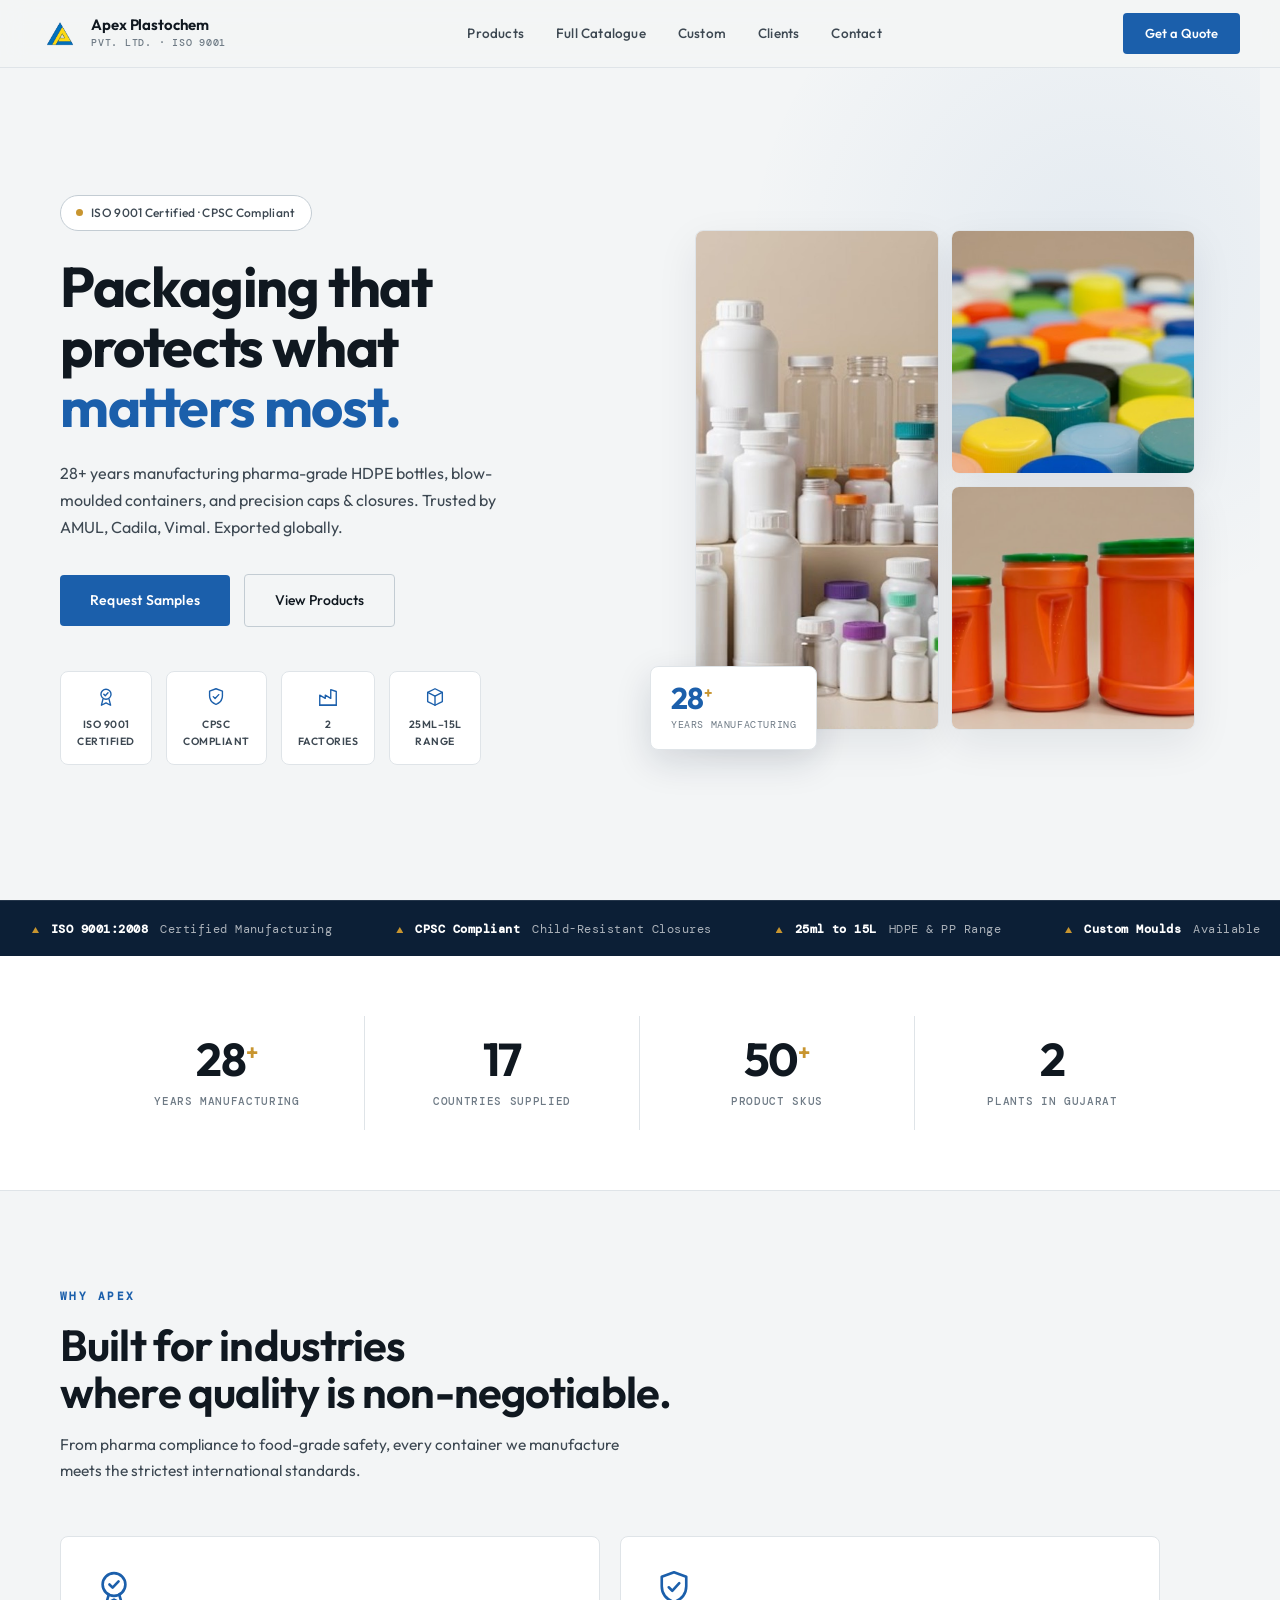
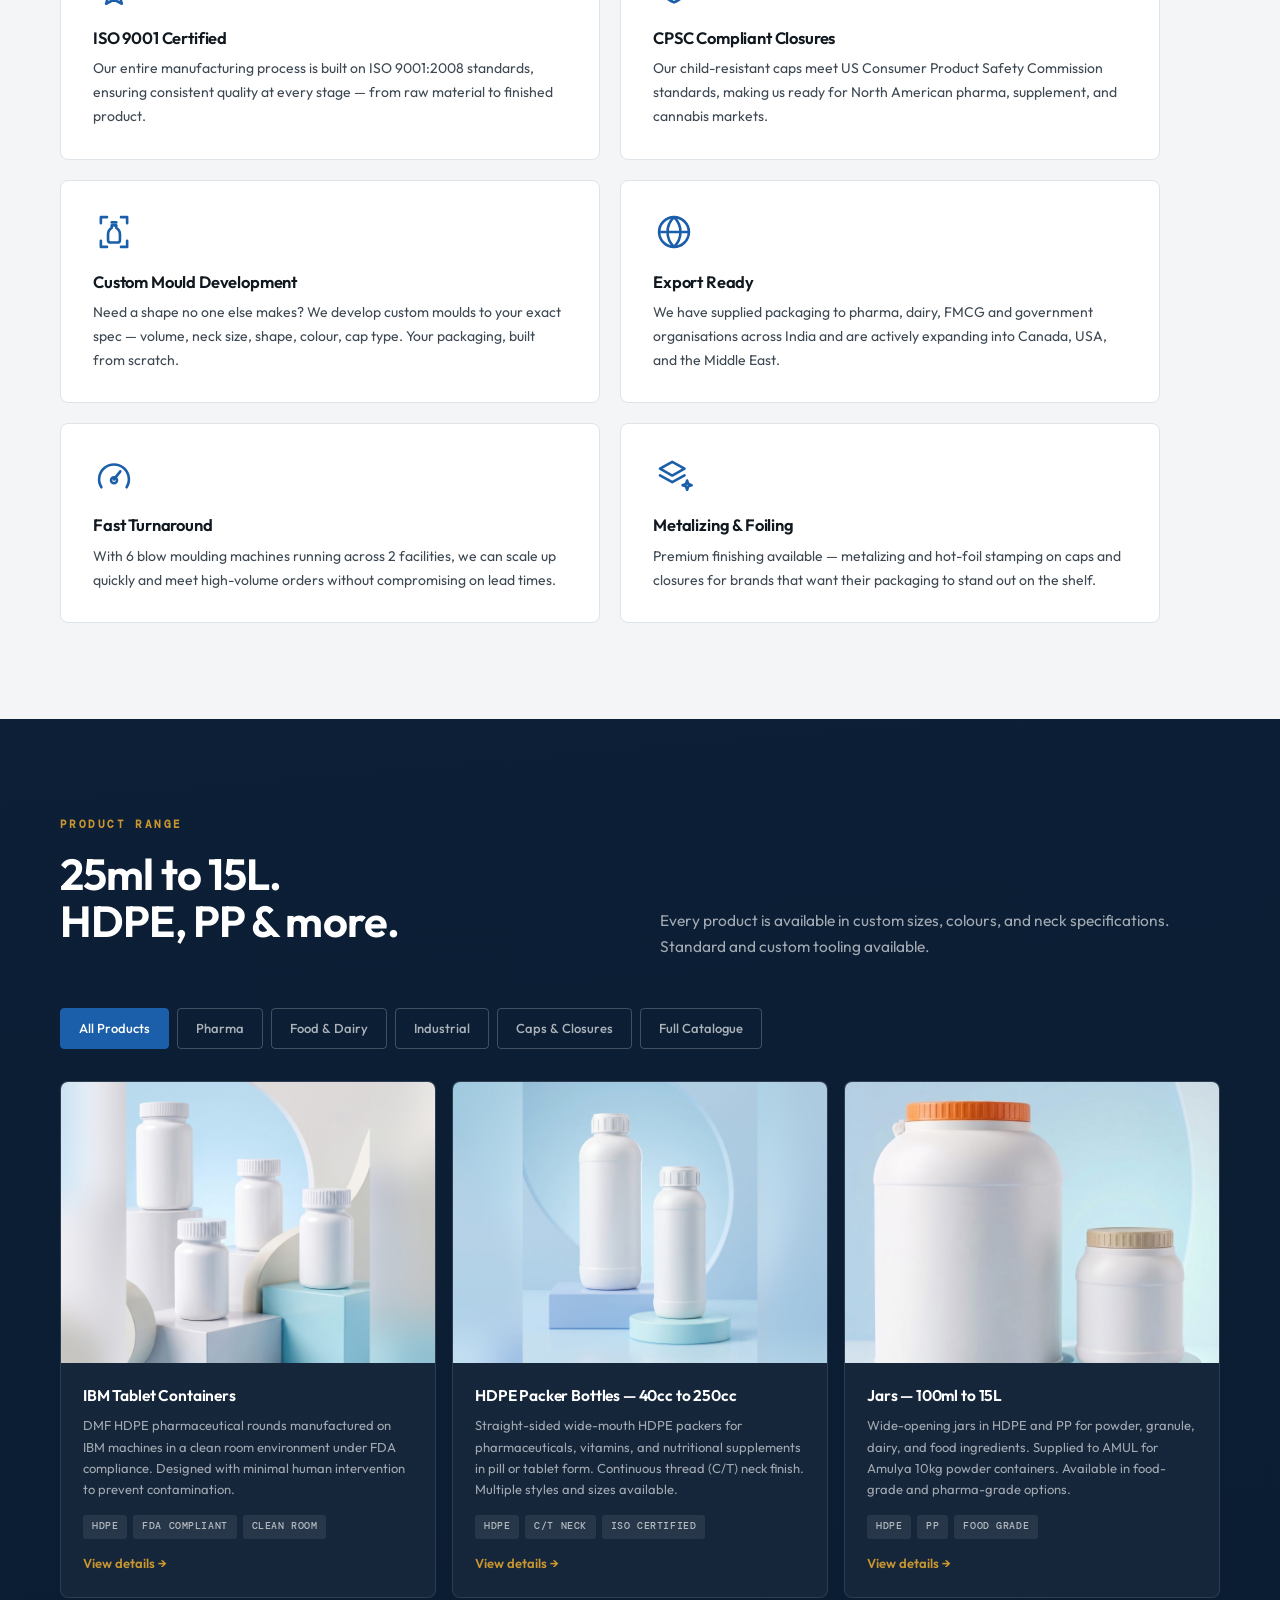
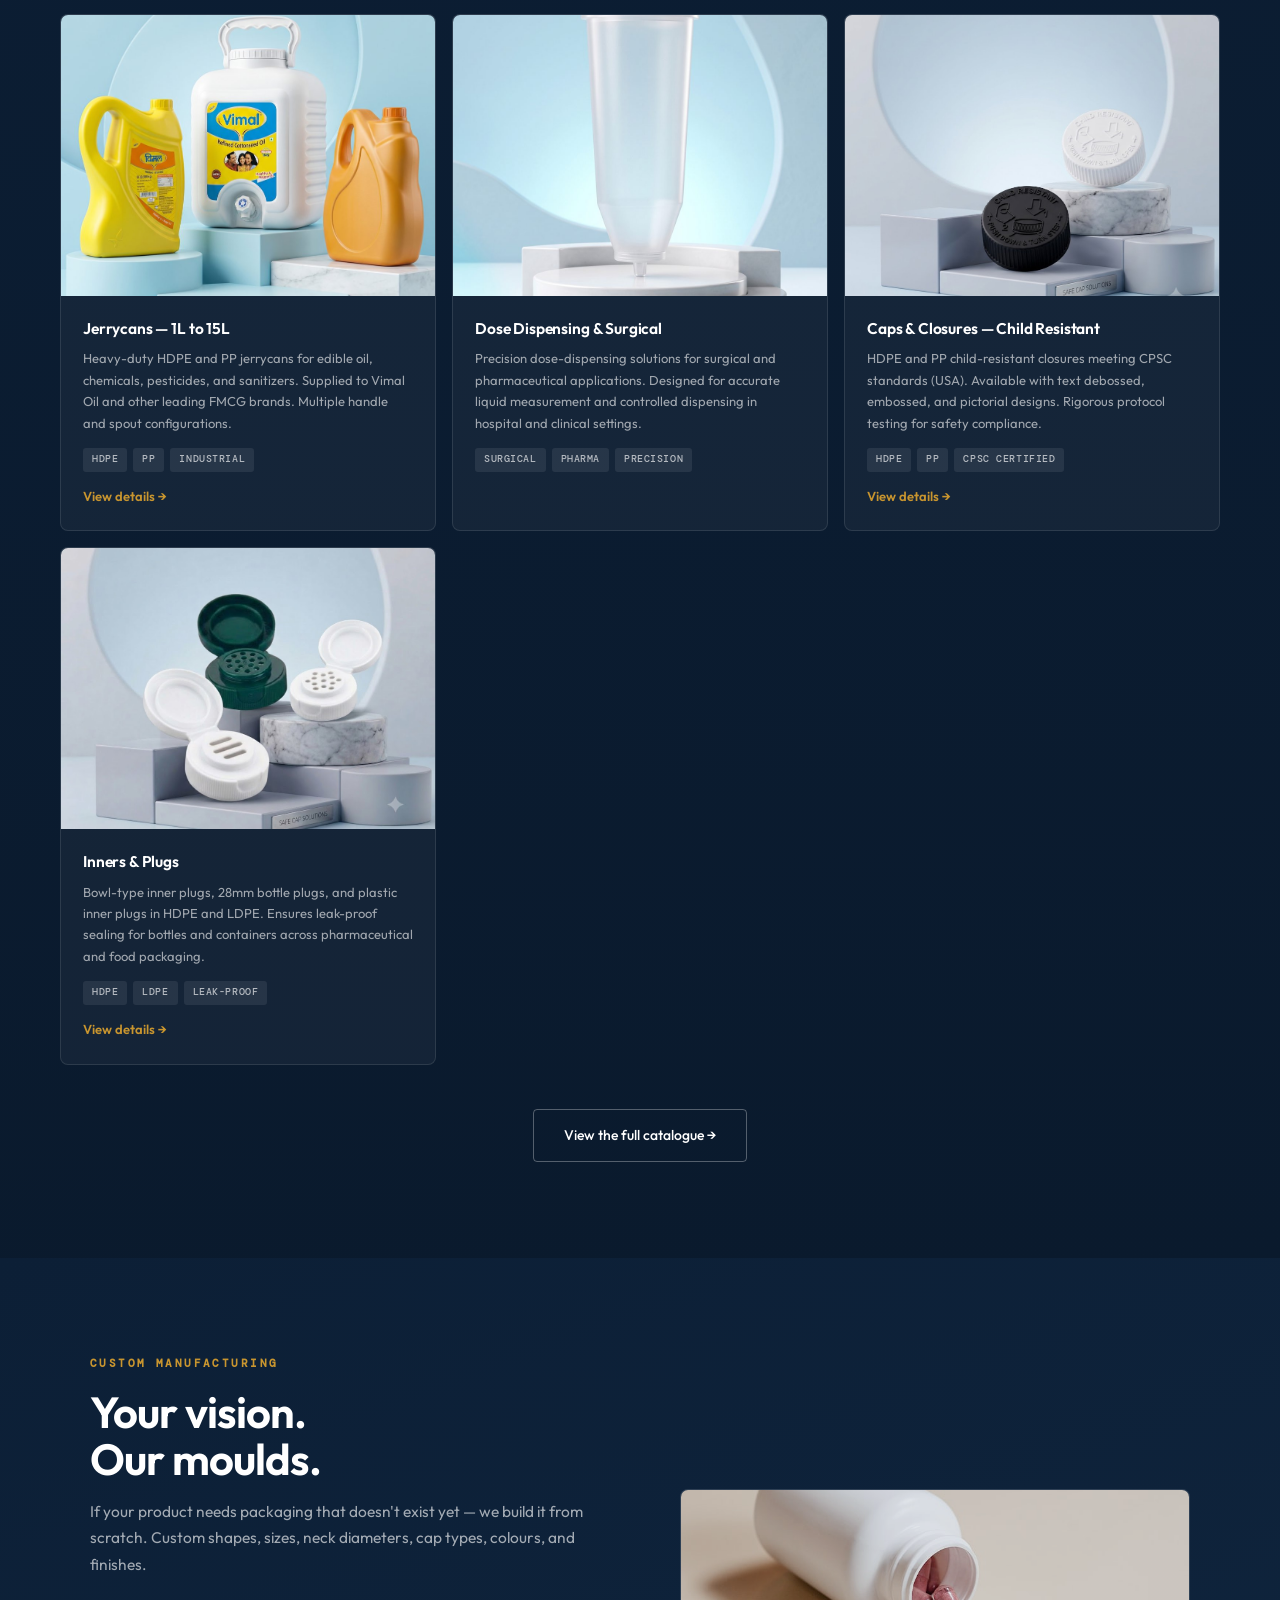
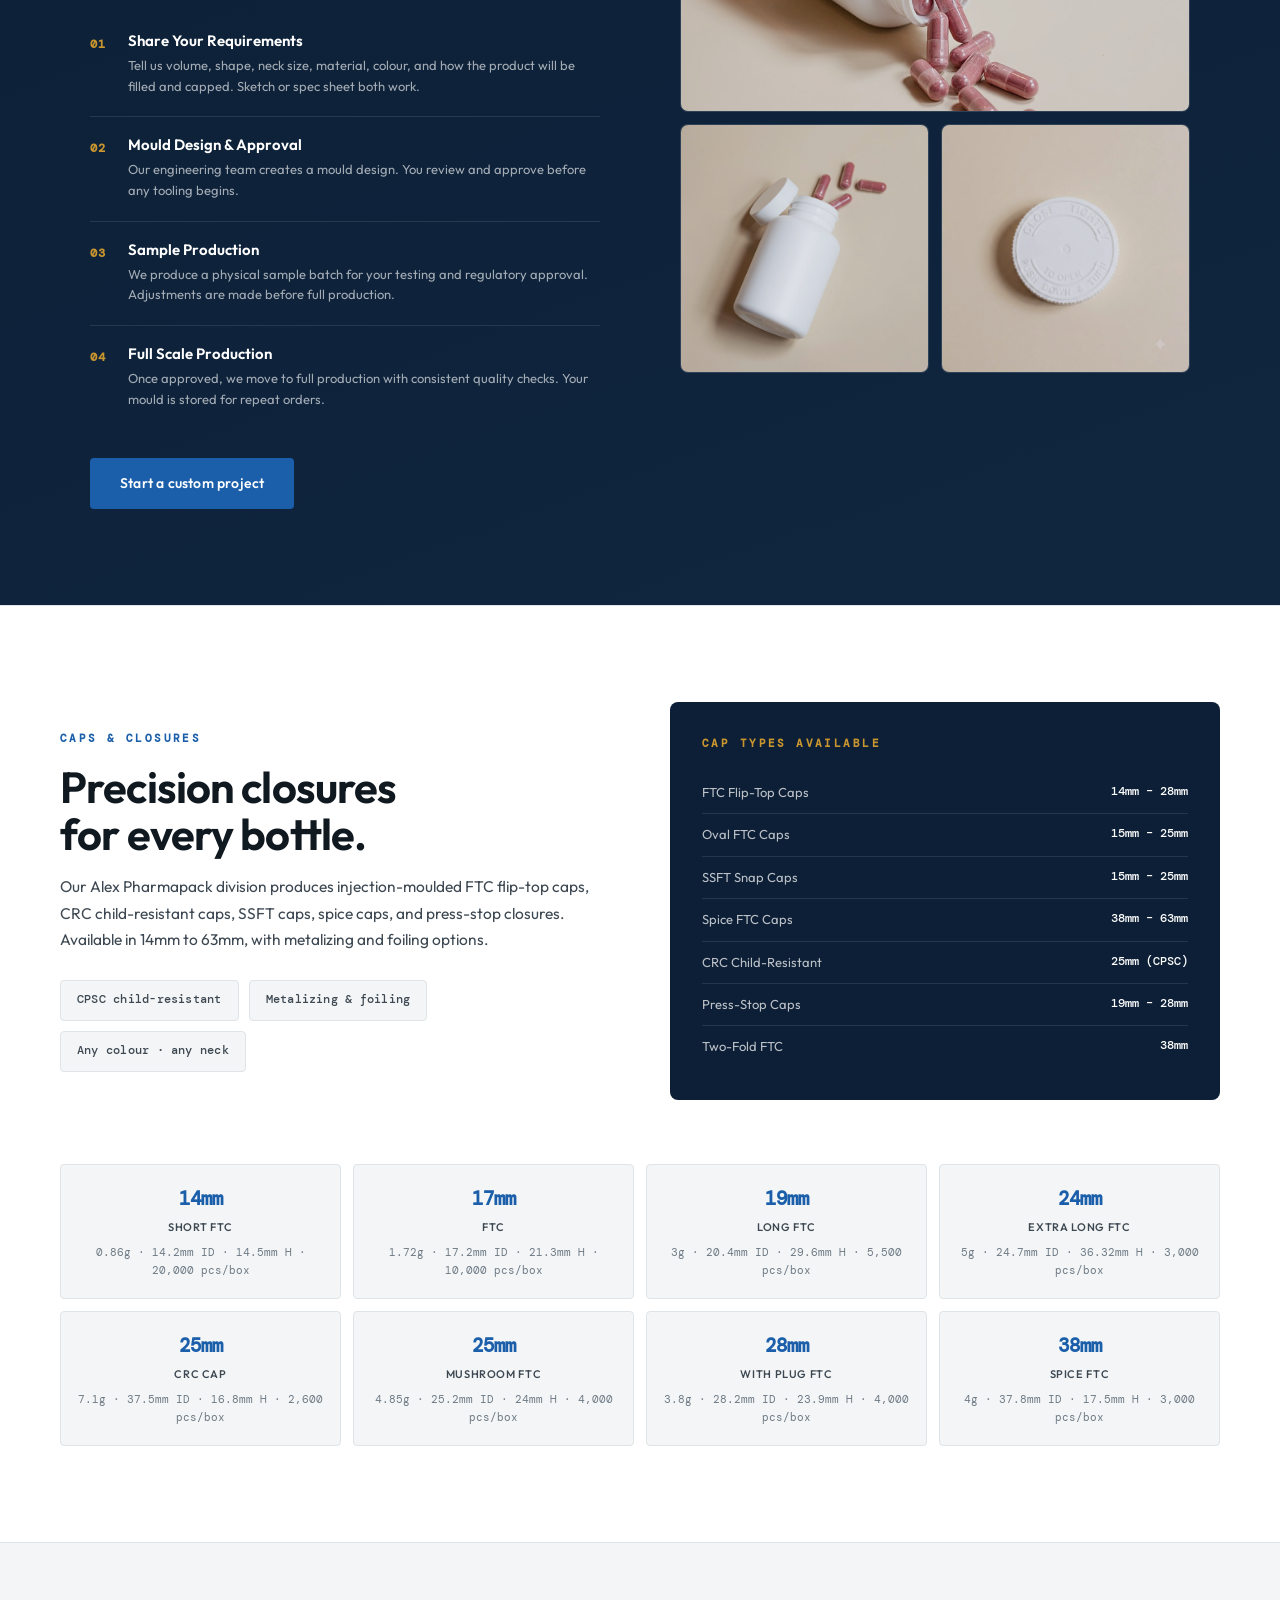
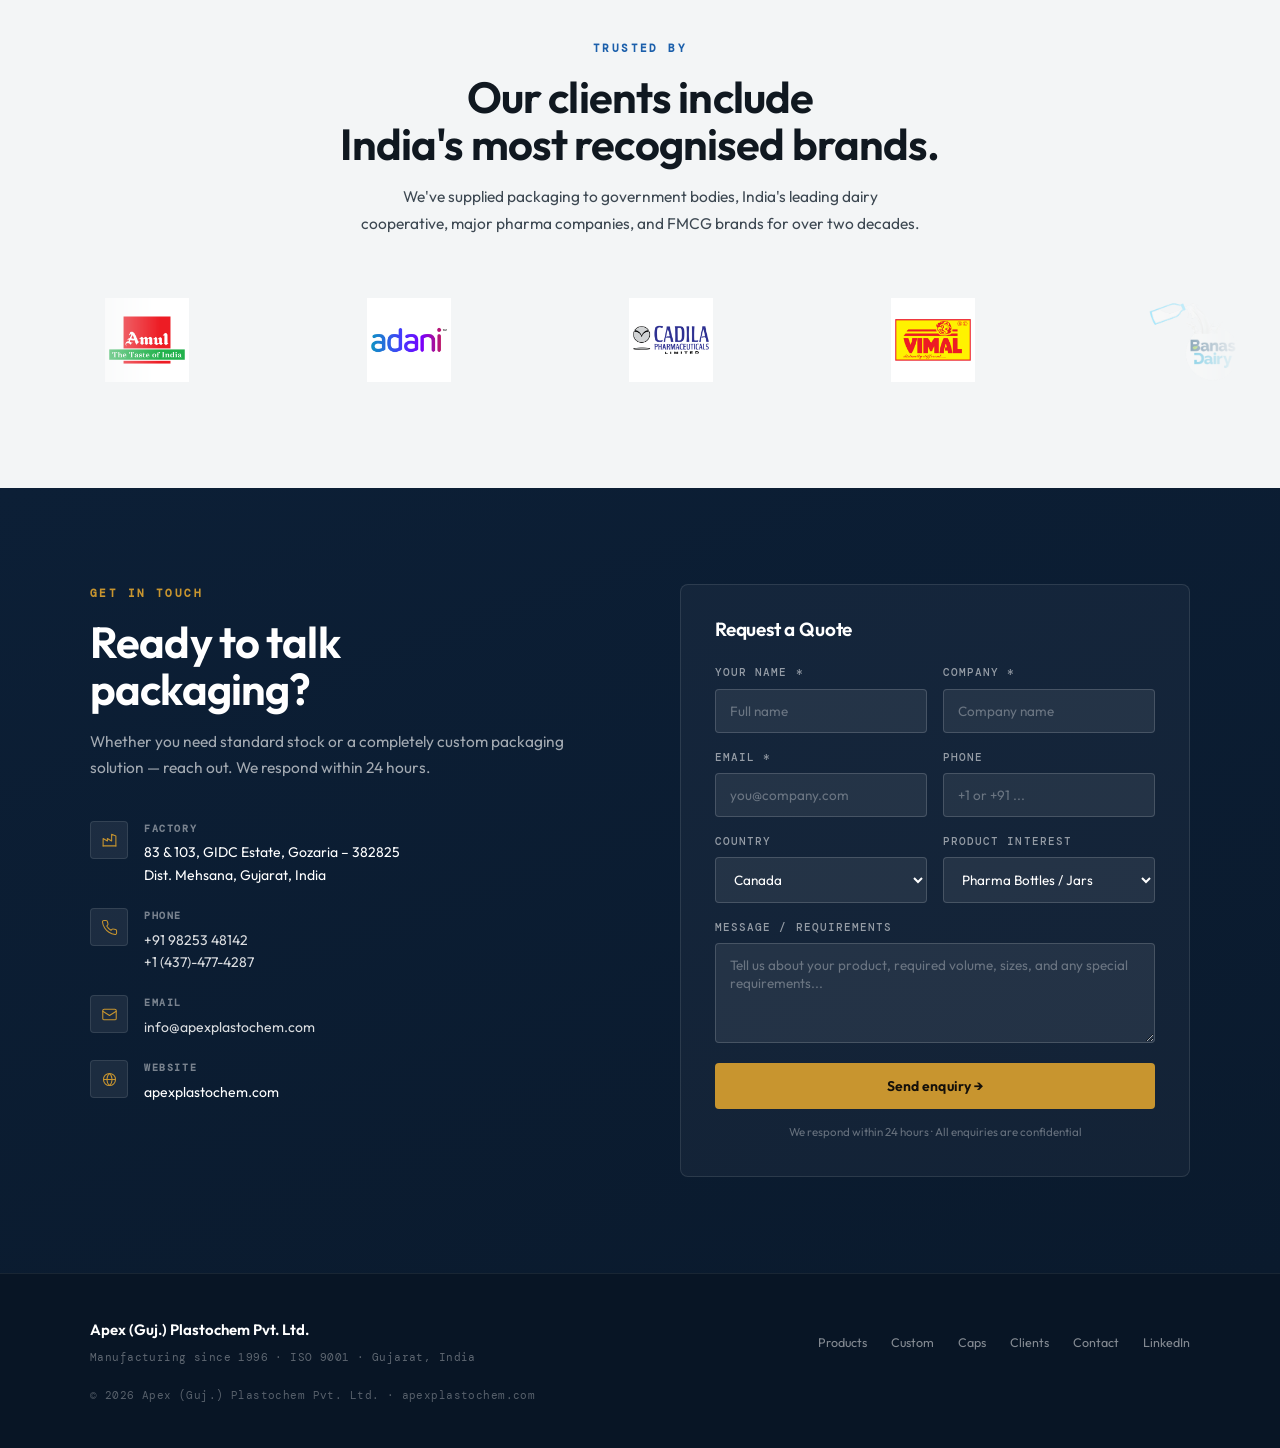
<file: index.html>
<!DOCTYPE html>
<html lang="en">
  <head>
    <meta charset="UTF-8" />
    <meta name="viewport" content="width=device-width, initial-scale=1.0" />
    <title>Apex Plastochem | HDPE Bottles, Jars & Caps Manufacturer</title>
    <meta
      name="description"
      content="ISO 9001 certified maker of pharma-grade HDPE bottles, blow-moulded containers and custom caps & closures in Gujarat, India. Trusted by AMUL, Cadila, Vimal."
    />
    <link rel="canonical" href="https://apexplastochem.com/" />

    <!-- Open Graph (link previews on WhatsApp, LinkedIn, Facebook, etc.) -->
    <meta property="og:type" content="website" />
    <meta property="og:site_name" content="Apex Plastochem" />
    <meta property="og:locale" content="en_IN" />
    <meta property="og:url" content="https://apexplastochem.com/" />
    <meta
      property="og:title"
      content="Apex Plastochem | HDPE Bottles, Jars & Caps Manufacturer"
    />
    <meta
      property="og:description"
      content="ISO 9001 certified maker of pharma-grade HDPE bottles, blow-moulded containers and custom caps & closures in Gujarat, India. Trusted by AMUL, Cadila, Vimal."
    />
    <meta
      property="og:image"
      content="https://apexplastochem.com/images/hero-ai-caps.jpg"
    />
    <meta property="og:image:width" content="1198" />
    <meta property="og:image:height" content="693" />
    <meta property="og:image:alt" content="Apex Plastochem caps and closures" />

    <!-- Twitter / X card -->
    <meta name="twitter:card" content="summary_large_image" />
    <meta
      name="twitter:title"
      content="Apex Plastochem | HDPE Bottles, Jars & Caps Manufacturer"
    />
    <meta
      name="twitter:description"
      content="ISO 9001 certified maker of pharma-grade HDPE bottles, blow-moulded containers and custom caps & closures in Gujarat, India. Trusted by AMUL, Cadila, Vimal."
    />
    <meta
      name="twitter:image"
      content="https://apexplastochem.com/images/hero-ai-caps.jpg"
    />
    <meta name="twitter:image:alt" content="Apex Plastochem caps and closures" />

    <!-- Search console verification — paste each code between the quotes -->
    <!-- Google Search Console (HTML tag method) -->
    <meta name="google-site-verification" content="" />
    <!-- Bing Webmaster Tools (HTML meta tag method) -->
    <meta name="msvalidate.01" content="" />

    <!-- Favicon -->
    <link rel="icon" href="/favicon.ico" sizes="any" />
    <link rel="icon" href="/icon-192.png" type="image/png" />
    <link rel="apple-touch-icon" href="/apple-touch-icon.png" />
    <link rel="manifest" href="/site.webmanifest" />
    <meta name="theme-color" content="#1B5FAB" />

    <!-- Google Fonts -->
    <link rel="preconnect" href="https://fonts.googleapis.com" />
    <link rel="preconnect" href="https://fonts.gstatic.com" crossorigin />
    <link
      href="https://fonts.googleapis.com/css2?family=Outfit:wght@300..700&family=DM+Mono:wght@300;400;500&display=swap"
      rel="stylesheet"
    />

    <!-- Stylesheets — edit each file in /css/ folder -->
    <link rel="stylesheet" href="css/base.css" />
    <link rel="stylesheet" href="css/nav.css" />
    <link rel="stylesheet" href="css/hero.css" />
    <link rel="stylesheet" href="css/sections.css" />
    <link rel="stylesheet" href="css/products.css" />
    <link rel="stylesheet" href="css/contact.css" />
    <link rel="stylesheet" href="css/footer.css" />
    <script type="application/ld+json">
      {
        "@context": "https://schema.org",
        "@type": "Organization",
        "@id": "https://apexplastochem.com/#organization",
        "name": "Apex (Guj.) Plastochem Pvt. Ltd.",
        "alternateName": "Apex Plastochem",
        "url": "https://apexplastochem.com/",
        "logo": "https://apexplastochem.com/logos/logo-transparent.png",
        "email": "info@apexplastochem.com",
        "foundingDate": "1996",
        "address": {
          "@type": "PostalAddress",
          "streetAddress": "83 & 103, GIDC Estate",
          "addressLocality": "Gozaria",
          "addressRegion": "Gujarat",
          "postalCode": "382825",
          "addressCountry": "IN"
        },
        "sameAs": [
          "https://www.linkedin.com/company/apex-plastochem/"
        ]
      }
    </script>
  </head>
  <body>
    <!-- ── NAVIGATION ─────────────────────────────────────── -->
    <nav>
      <a href="#" class="nav-logo">
        <img
          src="logos/logo-transparent.png"
          alt="Apex Plastochem"
          class="nav-logo-img"
        />
        <div>
          <span class="nav-logo-text">Apex Plastochem</span>
          <span class="nav-logo-sub">Pvt. Ltd. · ISO 9001</span>
        </div>
      </a>
      <div class="nav-links">
        <a href="#products">Products</a>
        <a href="/products/">Full Catalogue</a>
        <a href="#custom">Custom</a>
        <a href="#clients">Clients</a>
        <a href="#contact">Contact</a>
      </div>
      <a href="#contact" class="nav-cta">Get a Quote</a>
    </nav>

    <!-- ── HERO ───────────────────────────────────────────── -->
    <section class="hero">
      <div class="hero-copy">
        <div class="hero-badge">
          <span></span>ISO 9001 Certified · CPSC Compliant
        </div>
        <h1>Packaging that<br />protects what<br /><em>matters most.</em></h1>
        <p class="hero-desc">
          28+ years manufacturing pharma-grade HDPE bottles, blow-moulded
          containers, and precision caps &amp; closures. Trusted by AMUL,
          Cadila, Vimal. Exported globally.
        </p>
        <div class="hero-actions">
          <a href="#contact" class="btn-primary">Request Samples</a>
          <a href="/products/" class="btn-secondary">View Products</a>
        </div>
        <div class="hero-certs">
          <div class="cert-badge">
            <span class="cert-icon">
              <svg
                viewBox="0 0 24 24"
                fill="none"
                stroke="currentColor"
                stroke-width="1.5"
                stroke-linecap="round"
                stroke-linejoin="round"
                aria-hidden="true"
              >
                <circle cx="12" cy="9" r="5.5" />
                <path d="m9.6 9 1.6 1.6 3-3.2" />
                <path d="M8.6 14.6 7 21l5-2.6L17 21l-1.6-6.4" />
              </svg> </span
            >ISO 9001<br />Certified
          </div>
          <div class="cert-badge">
            <span class="cert-icon">
              <svg
                viewBox="0 0 24 24"
                fill="none"
                stroke="currentColor"
                stroke-width="1.5"
                stroke-linecap="round"
                stroke-linejoin="round"
                aria-hidden="true"
              >
                <path
                  d="M12 3l7 2.5V11c0 4.4-2.9 7.4-7 9-4.1-1.6-7-4.6-7-9V5.5Z"
                />
                <path d="m9 11.6 2 2 4-4.2" />
              </svg> </span
            >CPSC<br />Compliant
          </div>
          <div class="cert-badge">
            <span class="cert-icon">
              <svg
                viewBox="0 0 24 24"
                fill="none"
                stroke="currentColor"
                stroke-width="1.5"
                stroke-linecap="round"
                stroke-linejoin="round"
                aria-hidden="true"
              >
                <path d="M3 21V10l6 3.5V10l6 3.5V4l6 2v15Z" />
                <path d="M3 21h18" />
              </svg> </span
            >2<br />Factories
          </div>
          <div class="cert-badge">
            <span class="cert-icon">
              <svg
                viewBox="0 0 24 24"
                fill="none"
                stroke="currentColor"
                stroke-width="1.5"
                stroke-linecap="round"
                stroke-linejoin="round"
                aria-hidden="true"
              >
                <path d="m12 3 8 4v10l-8 4-8-4V7Z" />
                <path d="m4 7 8 4 8-4" />
                <path d="M12 11v10" />
              </svg> </span
            >25ml–15L<br />Range
          </div>
        </div>
      </div>
      <div class="hero-visual">
        <div class="hero-grid">
          <div class="hero-img-card tall">
            <img
              src="images/hero-ai-bottles.jpg"
              alt="Apex pharma bottles lineup"
            />
          </div>
          <div class="hero-img-card">
            <img src="images/hero-ai-caps.jpg" alt="Apex caps and closures" />
          </div>
          <div class="hero-img-card">
            <img src="images/hero-ai-jars.jpg" alt="Apex jars" />
          </div>
        </div>
        <div class="hero-float">
          <div class="hf-num">28<sup>+</sup></div>
          <div class="hf-label">Years Manufacturing</div>
        </div>
      </div>
    </section>

    <!-- ── TICKER ──────────────────────────────────────────── -->
    <div class="ticker">
      <div class="ticker-inner">
        <span class="ticker-item"
          ><span class="ticker-dot"></span
          ><strong>ISO 9001:2008</strong> Certified Manufacturing</span
        >
        <span class="ticker-item"
          ><span class="ticker-dot"></span
          ><strong>CPSC Compliant</strong> Child-Resistant Closures</span
        >
        <span class="ticker-item"
          ><span class="ticker-dot"></span><strong>25ml to 15L</strong> HDPE
          &amp; PP Range</span
        >
        <span class="ticker-item"
          ><span class="ticker-dot"></span
          ><strong>Custom Moulds</strong> Available</span
        >
        <span class="ticker-item"
          ><span class="ticker-dot"></span
          ><strong>Pharma · Food · Chemical</strong> Sectors</span
        >
        <span class="ticker-item"
          ><span class="ticker-dot"></span><strong>Gujarat, India</strong> ·
          Global Export</span
        >
        <!-- Duplicate set for seamless loop -->
        <span class="ticker-item"
          ><span class="ticker-dot"></span
          ><strong>ISO 9001:2008</strong> Certified Manufacturing</span
        >
        <span class="ticker-item"
          ><span class="ticker-dot"></span
          ><strong>CPSC Compliant</strong> Child-Resistant Closures</span
        >
        <span class="ticker-item"
          ><span class="ticker-dot"></span><strong>25ml to 15L</strong> HDPE
          &amp; PP Range</span
        >
        <span class="ticker-item"
          ><span class="ticker-dot"></span
          ><strong>Custom Moulds</strong> Available</span
        >
        <span class="ticker-item"
          ><span class="ticker-dot"></span
          ><strong>Pharma · Food · Chemical</strong> Sectors</span
        >
      </div>
    </div>

    <!-- ── STATS ───────────────────────────────────────────── -->
    <div class="stats">
      <div class="stats-grid">
        <div class="stat-item reveal">
          <div class="stat-num">28<sup>+</sup></div>
          <div class="stat-label">Years manufacturing</div>
        </div>
        <div class="stat-item reveal reveal-delay-1">
          <div class="stat-num">17</div>
          <div class="stat-label">Countries supplied</div>
        </div>
        <div class="stat-item reveal reveal-delay-2">
          <div class="stat-num">50<sup>+</sup></div>
          <div class="stat-label">Product SKUs</div>
        </div>
        <div class="stat-item reveal reveal-delay-3">
          <div class="stat-num">2</div>
          <div class="stat-label">Plants in Gujarat</div>
        </div>
      </div>
    </div>

    <!-- ── WHY US ──────────────────────────────────────────── -->
    <section class="why" id="why">
      <div class="section-label reveal">Why Apex</div>
      <h2 class="section-title reveal">
        Built for industries<br />where quality is non-negotiable.
      </h2>
      <p class="section-sub reveal">
        From pharma compliance to food-grade safety, every container we
        manufacture meets the strictest international standards.
      </p>
      <div class="why-grid">
        <div class="why-card reveal">
          <div class="why-icon">
            <svg
              viewBox="0 0 24 24"
              fill="none"
              stroke="currentColor"
              stroke-width="1.5"
              stroke-linecap="round"
              stroke-linejoin="round"
              aria-hidden="true"
            >
              <circle cx="12" cy="10" r="6.5" />
              <path d="m9.4 10 1.8 1.8 3.4-3.6" />
              <path d="M9 15.8 7.5 21l4.5-2.4L16.5 21 15 15.8" />
            </svg>
          </div>
          <h3>ISO 9001 Certified</h3>
          <p>
            Our entire manufacturing process is built on ISO 9001:2008
            standards, ensuring consistent quality at every stage — from raw
            material to finished product.
          </p>
        </div>
        <div class="why-card reveal reveal-delay-1">
          <div class="why-icon">
            <svg
              viewBox="0 0 24 24"
              fill="none"
              stroke="currentColor"
              stroke-width="1.5"
              stroke-linecap="round"
              stroke-linejoin="round"
              aria-hidden="true"
            >
              <path
                d="M12 3l7 2.6V11c0 4.6-3 7.6-7 9.2-4-1.6-7-4.6-7-9.2V5.6Z"
              />
              <path d="m9 11.6 2 2 4-4.4" />
            </svg>
          </div>
          <h3>CPSC Compliant Closures</h3>
          <p>
            Our child-resistant caps meet US Consumer Product Safety Commission
            standards, making us ready for North American pharma, supplement,
            and cannabis markets.
          </p>
        </div>
        <div class="why-card reveal reveal-delay-2">
          <div class="why-icon">
            <svg
              viewBox="0 0 24 24"
              fill="none"
              stroke="currentColor"
              stroke-width="1.5"
              stroke-linecap="round"
              stroke-linejoin="round"
              aria-hidden="true"
            >
              <path d="M8 3.5H4.5V7" />
              <path d="M16 3.5h3.5V7" />
              <path d="M8 20.5H4.5V17" />
              <path d="M16 20.5h3.5V17" />
              <path d="M10.7 6.5h2.6" />
              <path
                d="M10.7 8.2h2.6v1.4c1.3.8 2.1 2.2 2.1 3.7v3.2a1.5 1.5 0 0 1-1.5 1.5h-3.8a1.5 1.5 0 0 1-1.5-1.5v-3.2c0-1.5.8-2.9 2.1-3.7Z"
              />
            </svg>
          </div>
          <h3>Custom Mould Development</h3>
          <p>
            Need a shape no one else makes? We develop custom moulds to your
            exact spec — volume, neck size, shape, colour, cap type. Your
            packaging, built from scratch.
          </p>
        </div>
        <div class="why-card reveal reveal-delay-3">
          <div class="why-icon">
            <svg
              viewBox="0 0 24 24"
              fill="none"
              stroke="currentColor"
              stroke-width="1.5"
              stroke-linecap="round"
              stroke-linejoin="round"
              aria-hidden="true"
            >
              <circle cx="12" cy="12" r="8.5" />
              <path d="M3.5 12h17" />
              <path
                d="M12 3.5c2.4 2.3 3.7 5.2 3.7 8.5s-1.3 6.2-3.7 8.5c-2.4-2.3-3.7-5.2-3.7-8.5s1.3-6.2 3.7-8.5Z"
              />
            </svg>
          </div>
          <h3>Export Ready</h3>
          <p>
            We have supplied packaging to pharma, dairy, FMCG and government
            organisations across India and are actively expanding into Canada,
            USA, and the Middle East.
          </p>
        </div>
        <div class="why-card reveal">
          <div class="why-icon">
            <svg
              viewBox="0 0 24 24"
              fill="none"
              stroke="currentColor"
              stroke-width="1.5"
              stroke-linecap="round"
              stroke-linejoin="round"
              aria-hidden="true"
            >
              <path d="M4.8 19a8.5 8.5 0 1 1 14.4 0" />
              <path d="m12 14.5 3.6-4.6" />
              <circle cx="12" cy="15" r="1.7" />
            </svg>
          </div>
          <h3>Fast Turnaround</h3>
          <p>
            With 6 blow moulding machines running across 2 facilities, we can
            scale up quickly and meet high-volume orders without compromising on
            lead times.
          </p>
        </div>
        <div class="why-card reveal reveal-delay-1">
          <div class="why-icon">
            <svg
              viewBox="0 0 24 24"
              fill="none"
              stroke="currentColor"
              stroke-width="1.5"
              stroke-linecap="round"
              stroke-linejoin="round"
              aria-hidden="true"
            >
              <path d="M11 4.5 18 8.4l-7 3.9-7-3.9Z" />
              <path d="m4 12.2 7 3.9 7-3.9" />
              <path
                d="M19.5 15.2l.7 1.9 1.9.7-1.9.7-.7 1.9-.7-1.9-1.9-.7 1.9-.7Z"
              />
            </svg>
          </div>
          <h3>Metalizing &amp; Foiling</h3>
          <p>
            Premium finishing available — metalizing and hot-foil stamping on
            caps and closures for brands that want their packaging to stand out
            on the shelf.
          </p>
        </div>
      </div>
    </section>

    <!-- ── PRODUCTS ────────────────────────────────────────── -->
    <section class="products" id="products">
      <div class="products-header">
        <div>
          <div class="section-label">Product Range</div>
          <h2 class="section-title">25ml to 15L.<br />HDPE, PP &amp; more.</h2>
        </div>
        <p class="section-sub">
          Every product is available in custom sizes, colours, and neck
          specifications. Standard and custom tooling available.
        </p>
      </div>
      <div class="product-tabs">
        <button class="tab-btn active" onclick="filterProducts('all', this)">
          All Products
        </button>
        <button class="tab-btn" onclick="filterProducts('pharma', this)">
          Pharma
        </button>
        <button class="tab-btn" onclick="filterProducts('food', this)">
          Food &amp; Dairy
        </button>
        <button class="tab-btn" onclick="filterProducts('industrial', this)">
          Industrial
        </button>
        <button class="tab-btn" onclick="filterProducts('caps', this)">
          Caps &amp; Closures
        </button>
        <a href="/products/" class="tab-btn">Full Catalogue</a>
      </div>
      <div class="product-grid" id="product-grid">
        <!-- IBM Tablet Containers -->
        <div class="product-card" data-cat="pharma">
          <div class="product-img">
            <img
              src="images/catalogue/ibm-tablet-containers.jpg"
              alt="IBM Tablet Containers HDPE"
            />
          </div>
          <div class="product-body">
            <div class="product-name">IBM Tablet Containers</div>
            <div class="product-desc">
              DMF HDPE pharmaceutical rounds manufactured on IBM machines in a
              clean room environment under FDA compliance. Designed with minimal
              human intervention to prevent contamination.
            </div>
            <div class="product-tags">
              <span class="ptag">HDPE</span
              ><span class="ptag">FDA Compliant</span
              ><span class="ptag">Clean Room</span>
            </div>
            <a class="card-link" href="/products/hdpe-pharma-bottles/">View details →</a>
          </div>
        </div>

        <!-- HDPE Packer Bottles -->
        <div class="product-card" data-cat="pharma">
          <div class="product-img">
            <img
              src="images/catalogue/packer-bottles.jpg"
              alt="HDPE Packer Bottles"
            />
          </div>
          <div class="product-body">
            <div class="product-name">HDPE Packer Bottles — 40cc to 250cc</div>
            <div class="product-desc">
              Straight-sided wide-mouth HDPE packers for pharmaceuticals,
              vitamins, and nutritional supplements in pill or tablet form.
              Continuous thread (C/T) neck finish. Multiple styles and sizes
              available.
            </div>
            <div class="product-tags">
              <span class="ptag">HDPE</span><span class="ptag">C/T Neck</span
              ><span class="ptag">ISO Certified</span>
            </div>
            <a class="card-link" href="/products/hdpe-pharma-bottles/">View details →</a>
          </div>
        </div>

        <!-- Jars -->
        <div class="product-card" data-cat="food">
          <div class="product-img">
            <img src="images/catalogue/jars-large.jpg" alt="HDPE PP Jars" />
          </div>
          <div class="product-body">
            <div class="product-name">Jars — 100ml to 15L</div>
            <div class="product-desc">
              Wide-opening jars in HDPE and PP for powder, granule, dairy, and
              food ingredients. Supplied to AMUL for Amulya 10kg powder
              containers. Available in food-grade and pharma-grade options.
            </div>
            <div class="product-tags">
              <span class="ptag">HDPE</span><span class="ptag">PP</span
              ><span class="ptag">Food Grade</span>
            </div>
            <a class="card-link" href="/products/hdpe-jars/">View details →</a>
          </div>
        </div>

        <!-- Jerrycans -->
        <div class="product-card" data-cat="industrial">
          <div class="product-img">
            <img
              src="images/catalogue/jerrycans-vimal.jpg"
              alt="HDPE Jerrycans"
            />
          </div>
          <div class="product-body">
            <div class="product-name">Jerrycans — 1L to 15L</div>
            <div class="product-desc">
              Heavy-duty HDPE and PP jerrycans for edible oil, chemicals,
              pesticides, and sanitizers. Supplied to Vimal Oil and other
              leading FMCG brands. Multiple handle and spout configurations.
            </div>
            <div class="product-tags">
              <span class="ptag">HDPE</span><span class="ptag">PP</span
              ><span class="ptag">Industrial</span>
            </div>
            <a class="card-link" href="/products/jerrycans/">View details →</a>
          </div>
        </div>

        <!-- Dose Dispensing -->
        <div class="product-card" data-cat="pharma">
          <div class="product-img">
            <img
              src="images/catalogue/dose-dispensing.jpg"
              alt="Dose Dispensing Surgical"
            />
          </div>
          <div class="product-body">
            <div class="product-name">Dose Dispensing &amp; Surgical</div>
            <div class="product-desc">
              Precision dose-dispensing solutions for surgical and
              pharmaceutical applications. Designed for accurate liquid
              measurement and controlled dispensing in hospital and clinical
              settings.
            </div>
            <div class="product-tags">
              <span class="ptag">Surgical</span><span class="ptag">Pharma</span
              ><span class="ptag">Precision</span>
            </div>
          </div>
        </div>

        <!-- Caps & Closures -->
        <div class="product-card" data-cat="caps">
          <div class="product-img">
            <img
              src="images/catalogue/caps-crc.jpg"
              alt="Child Resistant Closures"
            />
          </div>
          <div class="product-body">
            <div class="product-name">
              Caps &amp; Closures — Child Resistant
            </div>
            <div class="product-desc">
              HDPE and PP child-resistant closures meeting CPSC standards (USA).
              Available with text debossed, embossed, and pictorial designs.
              Rigorous protocol testing for safety compliance.
            </div>
            <div class="product-tags">
              <span class="ptag">HDPE</span><span class="ptag">PP</span
              ><span class="ptag">CPSC Certified</span>
            </div>
            <a class="card-link" href="/products/child-resistant-caps/">View details →</a>
          </div>
        </div>

        <!-- Inners & Plugs -->
        <div class="product-card" data-cat="caps">
          <div class="product-img">
            <img
              src="images/catalogue/inners-plugs.jpg"
              alt="Inner Plugs HDPE LDPE"
            />
          </div>
          <div class="product-body">
            <div class="product-name">Inners &amp; Plugs</div>
            <div class="product-desc">
              Bowl-type inner plugs, 28mm bottle plugs, and plastic inner plugs
              in HDPE and LDPE. Ensures leak-proof sealing for bottles and
              containers across pharmaceutical and food packaging.
            </div>
            <div class="product-tags">
              <span class="ptag">HDPE</span><span class="ptag">LDPE</span
              ><span class="ptag">Leak-Proof</span>
            </div>
            <a class="card-link" href="/products/flip-top-caps/">View details →</a>
          </div>
        </div>
      </div>
      <div class="products-cta">
        <a href="/products/" class="btn-secondary">View the full catalogue →</a>
      </div>
    </section>

    <!-- ── CUSTOM MANUFACTURING ────────────────────────────── -->
    <section class="custom" id="custom">
      <div class="custom-inner">
        <div>
          <div class="section-label reveal">Custom Manufacturing</div>
          <h2 class="section-title reveal">Your vision.<br />Our moulds.</h2>
          <p
            class="section-sub reveal"
            style="color: rgba(255, 255, 255, 0.62)"
          >
            If your product needs packaging that doesn't exist yet — we build it
            from scratch. Custom shapes, sizes, neck diameters, cap types,
            colours, and finishes.
          </p>
          <div class="custom-steps reveal">
            <div class="custom-step">
              <div class="step-num">01</div>
              <div class="step-content">
                <h4>Share Your Requirements</h4>
                <p>
                  Tell us volume, shape, neck size, material, colour, and how
                  the product will be filled and capped. Sketch or spec sheet
                  both work.
                </p>
              </div>
            </div>
            <div class="custom-step">
              <div class="step-num">02</div>
              <div class="step-content">
                <h4>Mould Design &amp; Approval</h4>
                <p>
                  Our engineering team creates a mould design. You review and
                  approve before any tooling begins.
                </p>
              </div>
            </div>
            <div class="custom-step">
              <div class="step-num">03</div>
              <div class="step-content">
                <h4>Sample Production</h4>
                <p>
                  We produce a physical sample batch for your testing and
                  regulatory approval. Adjustments are made before full
                  production.
                </p>
              </div>
            </div>
            <div class="custom-step">
              <div class="step-num">04</div>
              <div class="step-content">
                <h4>Full Scale Production</h4>
                <p>
                  Once approved, we move to full production with consistent
                  quality checks. Your mould is stored for repeat orders.
                </p>
              </div>
            </div>
          </div>
          <a
            href="#contact"
            class="btn-primary"
            style="display: inline-block; margin-top: 28px"
            >Start a custom project</a
          >
        </div>
        <div class="custom-visual reveal">
          <div class="custom-img span2">
            <img src="images/custom-range.jpg" alt="Custom product range" />
          </div>
          <div class="custom-img">
            <img
              src="images/custom-protein-jars.jpg"
              alt="Black protein powder jars"
            />
          </div>
          <div class="custom-img">
            <img
              src="images/custom-metalised-caps.png"
              alt="Metalised and foiled caps"
            />
          </div>
        </div>
      </div>
    </section>

    <!-- ── CAPS & CLOSURES ─────────────────────────────────── -->
    <section class="caps" id="caps">
      <div class="caps-intro">
        <div>
          <div class="section-label reveal">Caps &amp; Closures</div>
          <h2 class="section-title reveal">
            Precision closures<br />for every bottle.
          </h2>
          <p class="section-sub reveal">
            Our Alex Pharmapack division produces injection-moulded FTC flip-top
            caps, CRC child-resistant caps, SSFT caps, spice caps, and
            press-stop closures. Available in 14mm to 63mm, with metalizing and
            foiling options.
          </p>
          <div class="caps-badges reveal">
            <div class="caps-badge">CPSC child-resistant</div>
            <div class="caps-badge">Metalizing &amp; foiling</div>
            <div class="caps-badge">Any colour · any neck</div>
          </div>
        </div>
        <div class="caps-spec-box reveal">
          <div class="caps-spec-title">Cap Types Available</div>
          <div class="caps-spec-list">
            <div class="caps-spec-row">
              <span>FTC Flip-Top Caps</span><span>14mm – 28mm</span>
            </div>
            <div class="caps-spec-row">
              <span>Oval FTC Caps</span><span>15mm – 25mm</span>
            </div>
            <div class="caps-spec-row">
              <span>SSFT Snap Caps</span><span>15mm – 25mm</span>
            </div>
            <div class="caps-spec-row">
              <span>Spice FTC Caps</span><span>38mm – 63mm</span>
            </div>
            <div class="caps-spec-row">
              <span>CRC Child-Resistant</span><span>25mm (CPSC)</span>
            </div>
            <div class="caps-spec-row">
              <span>Press-Stop Caps</span><span>19mm – 28mm</span>
            </div>
            <div class="caps-spec-row last">
              <span>Two-Fold FTC</span><span>38mm</span>
            </div>
          </div>
        </div>
      </div>
      <div class="caps-grid reveal">
        <div class="cap-card">
          <div class="cap-size">14mm</div>
          <div class="cap-name">Short FTC</div>
          <div class="cap-specs">
            0.86g · 14.2mm ID · 14.5mm H · 20,000 pcs/box
          </div>
        </div>
        <div class="cap-card">
          <div class="cap-size">17mm</div>
          <div class="cap-name">FTC</div>
          <div class="cap-specs">
            1.72g · 17.2mm ID · 21.3mm H · 10,000 pcs/box
          </div>
        </div>
        <div class="cap-card">
          <div class="cap-size">19mm</div>
          <div class="cap-name">Long FTC</div>
          <div class="cap-specs">3g · 20.4mm ID · 29.6mm H · 5,500 pcs/box</div>
        </div>
        <div class="cap-card">
          <div class="cap-size">24mm</div>
          <div class="cap-name">Extra Long FTC</div>
          <div class="cap-specs">
            5g · 24.7mm ID · 36.32mm H · 3,000 pcs/box
          </div>
        </div>
        <div class="cap-card">
          <div class="cap-size">25mm</div>
          <div class="cap-name">CRC Cap</div>
          <div class="cap-specs">
            7.1g · 37.5mm ID · 16.8mm H · 2,600 pcs/box
          </div>
        </div>
        <div class="cap-card">
          <div class="cap-size">25mm</div>
          <div class="cap-name">Mushroom FTC</div>
          <div class="cap-specs">
            4.85g · 25.2mm ID · 24mm H · 4,000 pcs/box
          </div>
        </div>
        <div class="cap-card">
          <div class="cap-size">28mm</div>
          <div class="cap-name">With Plug FTC</div>
          <div class="cap-specs">
            3.8g · 28.2mm ID · 23.9mm H · 4,000 pcs/box
          </div>
        </div>
        <div class="cap-card">
          <div class="cap-size">38mm</div>
          <div class="cap-name">Spice FTC</div>
          <div class="cap-specs">4g · 37.8mm ID · 17.5mm H · 3,000 pcs/box</div>
        </div>
      </div>
    </section>

    <!-- ── CLIENTS ─────────────────────────────────────────── -->
    <section class="clients" id="clients">
      <div class="section-label reveal">Trusted By</div>
      <h2 class="section-title reveal">
        Our clients include<br />India's most recognised brands.
      </h2>
      <p class="section-sub reveal">
        We've supplied packaging to government bodies, India's leading dairy
        cooperative, major pharma companies, and FMCG brands for over two
        decades.
      </p>
      <div class="clients-marquee reveal">
        <div class="clients-track">
          <div class="client-item">
            <img src="logos/amul.png" alt="AMUL" class="client-logo" />
          </div>
          <div class="client-item">
            <img src="logos/adani.png" alt="Adani Group" class="client-logo" />
          </div>
          <div class="client-item">
            <img
              src="logos/cadila.png"
              alt="Cadila Pharmaceuticals"
              class="client-logo"
            />
          </div>
          <div class="client-item">
            <img src="logos/vimal.png" alt="Vimal Oil" class="client-logo" />
          </div>
          <div class="client-item">
            <img
              src="logos/banaskantha.png"
              alt="Banas Dairy"
              class="client-logo"
            />
          </div>
          <div class="client-item">
            <img
              src="logos/gujarat-agro.svg"
              alt="Gujarat Agro Industries"
              class="client-logo"
            />
          </div>
          <div class="client-item">
            <img
              src="logos/animal-vaccine-institute.svg"
              alt="Animal Vaccine Institute"
              class="client-logo"
            />
          </div>
          <div class="client-item">
            <img
              src="logos/unjha-formulations.svg"
              alt="Unjha Formulations"
              class="client-logo"
            />
          </div>
          <div class="client-item">
            <img
              src="logos/rakesh-pharma.svg"
              alt="Rakesh Pharmaceuticals"
              class="client-logo"
            />
          </div>
        </div>
      </div>
    </section>

    <!-- ── CONTACT ─────────────────────────────────────────── -->
    <section class="contact" id="contact">
      <div class="contact-inner">
        <div>
          <div class="section-label reveal">Get in Touch</div>
          <h2 class="section-title reveal">Ready to talk<br />packaging?</h2>
          <p
            class="section-sub reveal"
            style="color: rgba(255, 255, 255, 0.62)"
          >
            Whether you need standard stock or a completely custom packaging
            solution — reach out. We respond within 24 hours.
          </p>
          <div class="contact-info reveal">
            <div class="contact-row">
              <div class="contact-icon">
                <svg
                  viewBox="0 0 24 24"
                  fill="none"
                  stroke="currentColor"
                  stroke-width="1.5"
                  stroke-linecap="round"
                  stroke-linejoin="round"
                  aria-hidden="true"
                >
                  <path d="M3 21V10.5L9 14v-3.5l6 3.5V4.5L21 7v14" />
                  <path d="M3 21h18" />
                </svg>
              </div>
              <div>
                <div class="contact-label">Factory</div>
                <div class="contact-val">
                  83 &amp; 103, GIDC Estate, Gozaria – 382825<br />Dist.
                  Mehsana, Gujarat, India
                </div>
              </div>
            </div>
            <div class="contact-row">
              <div class="contact-icon">
                <svg
                  viewBox="0 0 24 24"
                  fill="none"
                  stroke="currentColor"
                  stroke-width="1.5"
                  stroke-linecap="round"
                  stroke-linejoin="round"
                  aria-hidden="true"
                >
                  <path
                    d="M22 16.9v3a2 2 0 0 1-2.2 2 19.8 19.8 0 0 1-8.6-3.1 19.5 19.5 0 0 1-6-6A19.8 19.8 0 0 1 2.1 4.2 2 2 0 0 1 4.1 2h3a2 2 0 0 1 2 1.7c.1 1 .4 1.9.7 2.8a2 2 0 0 1-.5 2.1L8.1 9.9a16 16 0 0 0 6 6l1.3-1.3a2 2 0 0 1 2.1-.4c.9.3 1.8.6 2.8.7a2 2 0 0 1 1.7 2Z"
                  />
                </svg>
              </div>
              <div>
                <div class="contact-label">Phone</div>
                <div class="contact-val">
                  <a href="tel:+919825348142">+91 98253 48142</a><br />
                  <a href="tel:+14374774287">+1 (437)-477-4287</a>
                </div>
              </div>
            </div>
            <div class="contact-row">
              <div class="contact-icon">
                <svg
                  viewBox="0 0 24 24"
                  fill="none"
                  stroke="currentColor"
                  stroke-width="1.5"
                  stroke-linecap="round"
                  stroke-linejoin="round"
                  aria-hidden="true"
                >
                  <rect x="2.5" y="4.5" width="19" height="15" rx="2" />
                  <path d="m2.5 7.5 9.5 6 9.5-6" />
                </svg>
              </div>
              <div>
                <div class="contact-label">Email</div>
                <div class="contact-val">
                  <a
                    href="mailto:info@apexplastochem.com"
                    onclick="navigator.clipboard.writeText('info@apexplastochem.com');this.textContent='Copied!';setTimeout(()=>this.textContent='info@apexplastochem.com',2000);return true;"
                    >info@apexplastochem.com</a
                  >
                </div>
              </div>
            </div>
            <div class="contact-row">
              <div class="contact-icon">
                <svg
                  viewBox="0 0 24 24"
                  fill="none"
                  stroke="currentColor"
                  stroke-width="1.5"
                  stroke-linecap="round"
                  stroke-linejoin="round"
                  aria-hidden="true"
                >
                  <circle cx="12" cy="12" r="8.5" />
                  <path d="M3.5 12h17" />
                  <path
                    d="M12 3.5c2.4 2.3 3.7 5.2 3.7 8.5s-1.3 6.2-3.7 8.5c-2.4-2.3-3.7-5.2-3.7-8.5s1.3-6.2 3.7-8.5Z"
                  />
                </svg>
              </div>
              <div>
                <div class="contact-label">Website</div>
                <div class="contact-val">apexplastochem.com</div>
              </div>
            </div>
          </div>
        </div>
        <div class="reveal">
          <form class="contact-form" id="enquiry-form" action="https://api.web3forms.com/submit" method="POST">
            <input type="hidden" name="access_key" value="785dc013-e615-4281-a999-bcb2310139b2" />
            <input type="hidden" name="subject" value="New quote request — apexplastochem.com" />
            <input type="hidden" name="from_name" value="Apex Plastochem Website" />
            <input type="checkbox" name="botcheck" style="display: none" tabindex="-1" autocomplete="off" />
            <h3 class="form-title">Request a Quote</h3>
            <div class="form-grid">
              <div class="form-group">
                <label>Your Name *</label>
                <input
                  type="text"
                  name="name"
                  placeholder="Full name"
                  required
                />
              </div>
              <div class="form-group">
                <label>Company *</label>
                <input
                  type="text"
                  name="company"
                  placeholder="Company name"
                  required
                />
              </div>
              <div class="form-group">
                <label>Email *</label>
                <input
                  type="email"
                  name="email"
                  placeholder="you@company.com"
                  required
                />
              </div>
              <div class="form-group">
                <label>Phone</label>
                <input type="tel" name="phone" placeholder="+1 or +91 ..." />
              </div>
              <div class="form-group">
                <label>Country</label>
                <select name="country">
                  <option>Canada</option>
                  <option>USA</option>
                  <option>UK</option>
                  <option>Australia</option>
                  <option>India</option>
                  <option>UAE</option>
                  <option>Other</option>
                </select>
              </div>
              <div class="form-group">
                <label>Product Interest</label>
                <select name="product_interest">
                  <option>Pharma Bottles / Jars</option>
                  <option>Caps &amp; Closures</option>
                  <option>Jerrycans / Large Containers</option>
                  <option>Custom Mould Development</option>
                  <option>Food &amp; Dairy Packaging</option>
                  <option>Personal Care Bottles</option>
                  <option>Everything — General Inquiry</option>
                </select>
              </div>
              <div class="form-group form-full">
                <label>Message / Requirements</label>
                <textarea
                  name="message"
                  placeholder="Tell us about your product, required volume, sizes, and any special requirements..."
                ></textarea>
              </div>
            </div>
            <button type="submit" class="form-submit">Send enquiry →</button>
            <div class="form-note">
              We respond within 24 hours · All enquiries are confidential
            </div>
            <div
              class="form-success"
              style="
                display: none;
                margin-top: 20px;
                padding: 16px;
                background: rgba(38, 166, 91, 0.15);
                border: 1px solid rgba(38, 166, 91, 0.4);
                border-radius: 4px;
                color: #7fdca4;
                text-align: center;
                font-weight: 500;
              "
            >
              Thank you — your enquiry has been sent. We'll get back to you
              within 24 hours.
            </div>
            <div
              class="form-error"
              style="
                display: none;
                margin-top: 20px;
                padding: 16px;
                background: rgba(198, 40, 40, 0.15);
                border: 1px solid rgba(198, 40, 40, 0.4);
                border-radius: 4px;
                color: #f1a9a9;
                text-align: center;
                font-weight: 500;
              "
            >
              Something went wrong. Please email us directly at
              info@apexplastochem.com
            </div>
          </form>
        </div>
      </div>
    </section>

    <!-- ── FOOTER ──────────────────────────────────────────── -->
    <footer>
      <div class="footer-inner">
        <div>
          <div class="footer-logo">Apex (Guj.) Plastochem Pvt. Ltd.</div>
          <div class="footer-sub">
            Manufacturing since 1996 · ISO 9001 · Gujarat, India
          </div>
        </div>
        <div class="footer-links">
          <a href="#products">Products</a>
          <a href="#custom">Custom</a>
          <a href="#caps">Caps</a>
          <a href="#clients">Clients</a>
          <a href="#contact">Contact</a>
          <a href="https://www.linkedin.com/company/apex-plastochem/" target="_blank" rel="noopener">LinkedIn</a>
        </div>
        <div class="footer-copy">
          © 2026 Apex (Guj.) Plastochem Pvt. Ltd. · apexplastochem.com
        </div>
      </div>
    </footer>

    <!-- JavaScript -->
    <script src="js/main.js"></script>
  </body>
</html>
</file>
<file: css/base.css>
/* ============================================================
   base.css — Design tokens, resets, global typography
   Theme: "The Engineering Drawing" — precision-manufacturing
   language drawn from Apex's own mould drawings and logo.
   Palette derives from the logo: Apex blue + brass (logo yellow).
   ============================================================ */

/* ── Design Tokens ───────────────────────────────────────── */
:root {
  /* Colours */
  --ink:        #101820;  /* Carbon — headings, near-black blue */
  --ink2:       #3D4852;  /* Body text, blue-gray */
  --ink3:       #6E7A85;  /* Muted / captions */
  --paper:      #F3F5F6;  /* Porcelain — cool clean-room ground */
  --white:      #FFFFFF;
  --blue:       #1B5FAB;  /* Apex blue — from the logo. CTAs, links */
  --blue-dark:  #164E8D;  /* Hover state */
  --blue-deep:  #0C1F36;  /* Mould blue — dark section ground */
  --blue-night: #081525;  /* Footer / deepest */
  --brass:      #C8952F;  /* Brass — from the logo yellow. Signature accents */
  --brass-soft: rgba(200, 149, 47, 0.14);
  --border:     #DFE4E8;  /* Hairlines on light */
  --border2:    #C3CCD3;  /* Medium borders */
  --line-dark:  rgba(255, 255, 255, 0.1);  /* Hairlines on dark */

  /* Aliases kept for older markup */
  --accent:  var(--blue);
  --accent2: var(--blue);
  --gold:    var(--brass);

  /* Radius — tight, machined corners */
  --r:  4px;
  --rl: 8px;

  /* Type */
  --sans: 'Outfit', 'Segoe UI', -apple-system, sans-serif;
  --mono: 'DM Mono', 'Consolas', monospace;
}

/* ── Reset ───────────────────────────────────────────────── */
*, *::before, *::after {
  margin: 0;
  padding: 0;
  box-sizing: border-box;
}

html {
  scroll-behavior: smooth;
}

::selection {
  background: var(--blue);
  color: #fff;
}

/* ── Base Typography ─────────────────────────────────────── */
body {
  font-family: var(--sans);
  background: var(--paper);
  color: var(--ink);
  overflow-x: hidden;
  font-size: 15px;
  line-height: 1.65;
  font-weight: 400;
  -webkit-font-smoothing: antialiased;
}

h1, h2, h3, h4, h5, h6 {
  font-family: var(--sans);
  font-weight: 600;
  color: var(--ink);
  line-height: 1.12;
}

p {
  font-size: 15px;
  line-height: 1.7;
  color: var(--ink2);
  font-weight: 400;
}

a {
  text-decoration: none;
}

a:focus-visible,
button:focus-visible,
input:focus-visible,
select:focus-visible,
textarea:focus-visible {
  outline: 2px solid var(--blue);
  outline-offset: 2px;
}

/* ── Shared Button Styles ────────────────────────────────── */
.btn-primary {
  padding: 14px 30px;
  background: var(--blue);
  color: #fff;
  border-radius: var(--r);
  font-size: 14px;
  font-weight: 550;
  text-decoration: none;
  transition: background 0.2s, transform 0.15s;
  letter-spacing: 0.2px;
  display: inline-block;
}
.btn-primary:hover {
  background: var(--blue-dark);
  transform: translateY(-1px);
}

.btn-secondary {
  padding: 14px 30px;
  border: 1px solid var(--border2);
  background: transparent;
  color: var(--ink);
  border-radius: var(--r);
  font-size: 14px;
  font-weight: 500;
  text-decoration: none;
  transition: border-color 0.2s, transform 0.15s;
  display: inline-block;
}
.btn-secondary:hover {
  border-color: var(--ink);
  transform: translateY(-1px);
}

/* ── Scroll Reveal Animations ────────────────────────────── */
.reveal {
  opacity: 0;
  transform: translateY(20px);
  transition: opacity 0.6s ease, transform 0.6s ease;
}
.reveal.visible {
  opacity: 1;
  transform: none;
}
.reveal-delay-1 { transition-delay: 0.08s; }
.reveal-delay-2 { transition-delay: 0.16s; }
.reveal-delay-3 { transition-delay: 0.24s; }

/* ── Section Shared Styles ───────────────────────────────── */
section {
  padding: 96px 40px;
}

/* Eyebrow label */
.section-label {
  font-family: var(--mono);
  font-size: 11px;
  font-weight: 600;
  letter-spacing: 0.22em;
  color: var(--blue);
  text-transform: uppercase;
  margin-bottom: 16px;
  display: flex;
  align-items: center;
}

.section-title {
  font-family: var(--sans);
  font-size: clamp(28px, 3.4vw, 44px);
  font-weight: 640;
  letter-spacing: -0.02em;
  color: var(--ink);
  line-height: 1.08;
  margin-bottom: 16px;
}

.section-sub {
  font-size: 15.5px;
  color: var(--ink2);
  line-height: 1.7;
  font-weight: 400;
  max-width: 560px;
}

/* Centered sections (clients) */
.clients .section-label {
  justify-content: center;
}

/* ── Reduced Motion ──────────────────────────────────────── */
@media (prefers-reduced-motion: reduce) {
  html { scroll-behavior: auto; }
  *, *::before, *::after {
    animation-duration: 0.01ms !important;
    animation-iteration-count: 1 !important;
    transition-duration: 0.01ms !important;
  }
  .reveal { opacity: 1; transform: none; }
}

/* ── Responsive ──────────────────────────────────────────── */
@media (max-width: 900px) {
  section {
    padding: 64px 24px;
  }
}
</file>
<file: css/nav.css>
/* ============================================================
   nav.css — Top navigation bar
   ============================================================ */

nav {
  position: fixed;
  top: 0;
  left: 0;
  right: 0;
  z-index: 100;
  padding: 0 40px;
  height: 68px;
  display: flex;
  align-items: center;
  justify-content: space-between;
  background: rgba(243, 245, 246, 0.9);
  backdrop-filter: blur(14px);
  -webkit-backdrop-filter: blur(14px);
  border-bottom: 1px solid var(--border);
  transition: box-shadow 0.3s;
}

/* Logo */
.nav-logo {
  display: flex;
  align-items: center;
  gap: 11px;
  text-decoration: none;
}

.nav-logo-img {
  height: 40px;
  width: auto;
  object-fit: contain;
}

.nav-logo-text {
  font-family: var(--sans);
  font-size: 15px;
  font-weight: 640;
  color: var(--ink);
  letter-spacing: -0.1px;
  line-height: 1.3;
  display: block;
}

.nav-logo-sub {
  font-family: var(--mono);
  font-size: 9.5px;
  font-weight: 500;
  color: var(--ink3);
  letter-spacing: 0.08em;
  text-transform: uppercase;
  display: block;
  margin-top: 2px;
}

/* Nav links */
.nav-links {
  display: flex;
  align-items: center;
  gap: 32px;
}

.nav-links a {
  font-size: 13.5px;
  font-weight: 500;
  color: var(--ink2);
  text-decoration: none;
  letter-spacing: 0.2px;
  transition: color 0.2s;
}

.nav-links a:hover {
  color: var(--blue);
}

/* CTA button */
.nav-cta {
  padding: 10px 22px;
  background: var(--blue);
  color: #fff;
  border-radius: var(--r);
  font-size: 13px;
  font-weight: 550;
  text-decoration: none;
  transition: background 0.2s;
}

.nav-cta:hover {
  background: var(--blue-dark);
}

/* ── Responsive ──────────────────────────────────────────── */
@media (max-width: 900px) {
  nav {
    padding: 0 20px;
  }
  .nav-links {
    display: none; /* Add a hamburger menu here if needed */
  }
}
</file>
<file: css/hero.css>
/* ============================================================
   hero.css — Hero (product photo grid), ticker bar, stats
   ============================================================ */

/* ── Hero ────────────────────────────────────────────────── */
.hero {
  min-height: 100vh;
  display: grid;
  grid-template-columns: 1fr 1fr;
  align-items: center;
  padding: 120px 40px 60px;
  gap: 60px;
  position: relative;
  overflow: hidden;
  max-width: 1240px;
  margin: 0 auto;
}

.hero::before {
  content: '';
  position: absolute;
  right: -200px;
  top: -100px;
  width: 720px;
  height: 720px;
  border-radius: 50%;
  background: radial-gradient(circle, rgba(27, 95, 171, 0.07) 0%, transparent 70%);
  pointer-events: none;
}

/* Gentle page-load fade */
@keyframes heroRise {
  from { opacity: 0; transform: translateY(18px); }
  to   { opacity: 1; transform: none; }
}

.hero-copy { animation: heroRise 0.7s cubic-bezier(0.2, 0.7, 0.2, 1) both; }
.hero-visual { animation: heroRise 0.8s 0.15s cubic-bezier(0.2, 0.7, 0.2, 1) both; }

/* Badge */
.hero-badge {
  display: inline-flex;
  align-items: center;
  gap: 8px;
  background: var(--white);
  border: 1px solid var(--border2);
  border-radius: 20px;
  padding: 7px 15px;
  font-size: 12px;
  font-weight: 500;
  color: var(--ink2);
  margin-bottom: 26px;
  letter-spacing: 0.3px;
}

.hero-badge span {
  width: 7px;
  height: 7px;
  border-radius: 50%;
  background: var(--brass);
  display: inline-block;
  animation: pulse 2s infinite;
}

@keyframes pulse {
  0%, 100% { opacity: 1; transform: scale(1); }
  50%      { opacity: 0.5; transform: scale(1.3); }
}

/* Heading */
.hero h1 {
  font-family: var(--sans);
  font-size: clamp(36px, 4.4vw, 56px);
  font-weight: 700;
  line-height: 1.08;
  letter-spacing: -0.025em;
  color: var(--ink);
  margin-bottom: 22px;
}

.hero h1 em {
  font-style: normal;
  color: var(--blue);
}

.hero-desc {
  font-size: 16px;
  color: var(--ink2);
  line-height: 1.7;
  margin-bottom: 32px;
  font-weight: 400;
  max-width: 480px;
}

/* Action buttons */
.hero-actions {
  display: flex;
  gap: 14px;
  align-items: center;
  flex-wrap: wrap;
}

/* Cert badges row */
.hero-certs {
  display: flex;
  gap: 14px;
  margin-top: 44px;
  align-items: center;
  flex-wrap: wrap;
}

.cert-badge {
  display: flex;
  flex-direction: column;
  align-items: center;
  justify-content: center;
  background: var(--white);
  border: 1px solid var(--border);
  border-radius: var(--rl);
  padding: 14px 16px;
  font-size: 10.5px;
  font-weight: 600;
  letter-spacing: 0.5px;
  color: var(--ink2);
  text-align: center;
  text-transform: uppercase;
  min-width: 92px;
  transition: border-color 0.2s, transform 0.2s;
}

.cert-badge:hover {
  border-color: var(--blue);
  transform: translateY(-2px);
}

.cert-badge .cert-icon {
  width: 22px;
  height: 22px;
  margin-bottom: 8px;
  color: var(--blue);
}

.cert-badge .cert-icon svg {
  width: 100%;
  height: 100%;
  display: block;
}

/* Right side visual grid */
.hero-visual {
  position: relative;
  display: flex;
  align-items: center;
  justify-content: center;
}

.hero-grid {
  display: grid;
  grid-template-columns: 1fr 1fr;
  gap: 12px;
  width: 100%;
  max-width: 500px;
}

.hero-img-card {
  border-radius: var(--rl);
  overflow: hidden;
  aspect-ratio: 1;
  background: var(--white);
  border: 1px solid var(--border);
  box-shadow: 0 14px 40px rgba(12, 31, 54, 0.08);
}

.hero-img-card img {
  width: 100%;
  height: 100%;
  object-fit: cover;
  object-position: center 55%;
  transition: transform 0.5s ease;
}

.hero-img-card:hover img {
  transform: scale(1.05);
}

.hero-img-card.tall {
  grid-row: span 2;
  aspect-ratio: auto;
}

.hero-img-card.tall img {
  object-fit: cover;
  object-position: center center;
}

/* Floating stat card */
.hero-float {
  position: absolute;
  bottom: -20px;
  left: -20px;
  background: var(--white);
  border: 1px solid var(--border);
  border-radius: var(--rl);
  padding: 16px 20px;
  box-shadow: 0 12px 36px rgba(12, 31, 54, 0.14);
}

.hero-float .hf-num {
  font-family: var(--sans);
  font-size: 30px;
  font-weight: 700;
  color: var(--blue);
  line-height: 1;
  letter-spacing: -0.02em;
}

.hero-float .hf-num sup {
  font-size: 15px;
  color: var(--brass);
}

.hero-float .hf-label {
  font-family: var(--mono);
  font-size: 10px;
  color: var(--ink3);
  margin-top: 4px;
  letter-spacing: 0.06em;
  text-transform: uppercase;
}

/* ── Ticker ──────────────────────────────────────────────── */
.ticker {
  background: var(--blue-deep);
  color: #fff;
  padding: 15px 0;
  overflow: hidden;
  white-space: nowrap;
  border-top: 1px solid var(--line-dark);
}

.ticker-inner {
  display: inline-flex;
  gap: 0;
  animation: ticker 36s linear infinite;
}

.ticker-item {
  display: inline-flex;
  align-items: center;
  gap: 12px;
  padding: 0 32px;
  font-family: var(--mono);
  font-size: 12px;
  letter-spacing: 0.04em;
  font-weight: 400;
  color: rgba(255, 255, 255, 0.66);
}

.ticker-item strong {
  color: #fff;
  font-weight: 600;
}

.ticker-dot {
  width: 7px;
  height: 6px;
  clip-path: polygon(50% 0, 100% 100%, 0 100%);
  background: var(--brass);
  flex-shrink: 0;
}

@keyframes ticker {
  0%   { transform: translateX(0); }
  100% { transform: translateX(-50%); }
}

/* ── Stats ───────────────────────────────────────────────── */
.stats {
  background: var(--white);
  border-bottom: 1px solid var(--border);
  padding: 60px 40px;
}

.stats-grid {
  display: grid;
  grid-template-columns: repeat(4, 1fr);
  gap: 0;
  max-width: 1100px;
  margin: 0 auto;
}

.stat-item {
  padding: 20px 40px;
  border-right: 1px solid var(--border);
  text-align: center;
}

.stat-item:last-child {
  border-right: none;
}

.stat-num {
  font-family: var(--sans);
  font-size: 46px;
  font-weight: 680;
  color: var(--ink);
  letter-spacing: -0.03em;
  line-height: 1;
}

.stat-num sup {
  font-size: 22px;
  vertical-align: super;
  letter-spacing: 0;
  color: var(--brass);
}

.stat-label {
  font-family: var(--mono);
  font-size: 11px;
  color: var(--ink3);
  margin-top: 10px;
  font-weight: 500;
  letter-spacing: 0.06em;
  text-transform: uppercase;
}

/* ── Responsive ──────────────────────────────────────────── */
@media (max-width: 900px) {
  .hero {
    grid-template-columns: 1fr;
    padding: 104px 24px 56px;
    gap: 40px;
    min-height: 0;
  }
  .hero-visual {
    display: none;
  }
  .stats-grid {
    grid-template-columns: 1fr 1fr;
  }
  .stat-item {
    border-right: none;
    border-bottom: 1px solid var(--border);
    padding: 24px 16px;
  }
  .stat-item:last-child { border-bottom: none; }
  .stat-item:nth-child(3) { border-bottom: none; }
  .stat-item:nth-child(odd) { border-right: 1px solid var(--border); }
}
</file>
<file: css/sections.css>
/* ============================================================
   sections.css — Why Us, Custom, Caps & Closures, Clients
   ============================================================ */

/* ── Why Us ──────────────────────────────────────────────── */
.why {
  background: var(--paper);
  max-width: 1240px;
  margin: 0 auto;
}

.why-grid {
  display: grid;
  grid-template-columns: 1fr 1fr;
  gap: 20px;
  margin-top: 52px;
  max-width: 1100px;
}

.why-card {
  background: var(--white);
  border: 1px solid var(--border);
  border-radius: var(--rl);
  padding: 30px 32px;
  transition: border-color 0.2s, box-shadow 0.2s;
}

.why-card:hover {
  border-color: var(--blue);
  box-shadow: 0 12px 32px rgba(12, 31, 54, 0.07);
}

.why-icon {
  width: 42px;
  height: 42px;
  margin-bottom: 20px;
  color: var(--blue);
}

.why-icon svg {
  width: 100%;
  height: 100%;
  display: block;
}

.why-card h3 {
  font-family: var(--sans);
  font-size: 16.5px;
  font-weight: 620;
  margin-bottom: 10px;
  color: var(--ink);
  letter-spacing: -0.01em;
}

.why-card p {
  font-size: 14px;
  color: var(--ink2);
  line-height: 1.7;
  font-weight: 400;
}

/* ── Custom Manufacturing ─────────────────────────────────── */
.custom {
  background: linear-gradient(160deg, var(--blue-deep) 0%, #10263F 100%);
  color: #fff;
}

.custom-inner {
  display: grid;
  grid-template-columns: 1fr 1fr;
  gap: 80px;
  align-items: center;
  max-width: 1100px;
  margin: 0 auto;
}

.custom .section-label { color: var(--brass); }
.custom .section-title { color: #fff; }

.custom-steps {
  display: flex;
  flex-direction: column;
  gap: 0;
  margin-top: 36px;
}

.custom-step {
  display: flex;
  gap: 22px;
  padding: 20px 0;
  border-bottom: 1px solid var(--line-dark);
  align-items: flex-start;
}

.custom-step:last-child {
  border-bottom: none;
}

.step-num {
  font-family: var(--mono);
  font-size: 12px;
  font-weight: 600;
  color: var(--brass);
  letter-spacing: 0.08em;
  flex-shrink: 0;
  margin-top: 2px;
}

.step-content h4 {
  font-family: var(--sans);
  font-size: 15px;
  font-weight: 620;
  color: #fff;
  margin-bottom: 5px;
}

.step-content p {
  font-size: 13px;
  color: rgba(255, 255, 255, 0.62);
  line-height: 1.6;
  font-weight: 400;
}

.custom-visual {
  display: grid;
  grid-template-columns: 1fr 1fr;
  gap: 12px;
}

.custom-img {
  border-radius: var(--rl);
  overflow: hidden;
  aspect-ratio: 1;
  background: rgba(255, 255, 255, 0.04);
  border: 1px solid var(--line-dark);
}

.custom-img img {
  width: 100%;
  height: 100%;
  object-fit: cover;
  opacity: 0.88;
  transition: opacity 0.3s;
}

.custom-img:hover img {
  opacity: 1;
}

.custom-img.span2 {
  grid-column: span 2;
  aspect-ratio: 16 / 7;
}

/* ── Caps & Closures ─────────────────────────────────────── */
.caps {
  background: var(--white);
  border-top: 1px solid var(--border);
  border-bottom: 1px solid var(--border);
}

.caps-intro {
  display: grid;
  grid-template-columns: 1fr 1fr;
  gap: 60px;
  align-items: center;
  margin-bottom: 64px;
  max-width: 1160px;
  margin-left: auto;
  margin-right: auto;
}

.caps-badges {
  display: flex;
  gap: 10px;
  flex-wrap: wrap;
  margin-top: 28px;
}

.caps-badge {
  background: var(--paper);
  border: 1px solid var(--border);
  border-radius: var(--r);
  padding: 10px 16px;
  font-family: var(--mono);
  font-size: 11.5px;
  font-weight: 500;
  color: var(--ink2);
  letter-spacing: 0.02em;
}

/* Caps spec table — styled as the datasheet it is */
.caps-spec-box {
  background: var(--blue-deep);
  border-radius: var(--rl);
  padding: 32px;
  color: #fff;
}

.caps-spec-title {
  font-family: var(--mono);
  font-size: 11px;
  font-weight: 600;
  letter-spacing: 0.22em;
  color: var(--brass);
  text-transform: uppercase;
  margin-bottom: 20px;
}

.caps-spec-list {
  display: flex;
  flex-direction: column;
}

.caps-spec-row {
  display: flex;
  justify-content: space-between;
  padding: 10px 0;
  border-bottom: 1px solid var(--line-dark);
  font-size: 13px;
}

.caps-spec-row span:first-child { color: rgba(255, 255, 255, 0.72); }
.caps-spec-row span:last-child  {
  color: #fff;
  font-family: var(--mono);
  font-size: 12px;
  font-weight: 500;
}
.caps-spec-row.last { border-bottom: none; }

/* Caps catalogue grid */
.caps-grid {
  display: grid;
  grid-template-columns: repeat(4, 1fr);
  gap: 12px;
  max-width: 1160px;
  margin: 0 auto;
}

.cap-card {
  border: 1px solid var(--border);
  border-radius: var(--r);
  padding: 18px 16px;
  text-align: center;
  background: var(--paper);
  transition: border-color 0.2s;
}

.cap-card:hover {
  border-color: var(--blue);
}

.cap-size {
  font-family: var(--mono);
  font-size: 19px;
  font-weight: 600;
  color: var(--blue);
  margin-bottom: 4px;
}

.cap-name {
  font-size: 11px;
  color: var(--ink2);
  letter-spacing: 0.06em;
  text-transform: uppercase;
  margin-bottom: 8px;
  font-weight: 550;
}

.cap-specs {
  font-family: var(--mono);
  font-size: 10.5px;
  color: var(--ink3);
  line-height: 1.7;
}

/* ── Clients ─────────────────────────────────────────────── */
.clients {
  background: var(--paper);
  text-align: center;
}

.clients .section-sub {
  margin: 0 auto;
}

.clients-marquee {
  margin-top: 52px;
  overflow: hidden;
  -webkit-mask-image: linear-gradient(90deg, transparent, #000 10%, #000 90%, transparent);
  mask-image: linear-gradient(90deg, transparent, #000 10%, #000 90%, transparent);
}

.clients-track {
  display: flex;
  gap: 48px;
  align-items: center;
  width: max-content;
  animation: marquee 35s linear infinite;
}

@keyframes marquee {
  0%   { transform: translateX(0); }
  100% { transform: translateX(-50%); }
}

.client-item {
  flex-shrink: 0;
  display: flex;
  align-items: center;
  justify-content: center;
  padding: 10px 12px;
}

.client-logo {
  width: 190px;
  height: 84px;
  object-fit: contain;
}

/* ── Responsive ──────────────────────────────────────────── */
@media (max-width: 900px) {
  .why-grid      { grid-template-columns: 1fr; }
  .custom-inner  { grid-template-columns: 1fr; gap: 40px; }
  .caps-intro    { grid-template-columns: 1fr; gap: 40px; }
  .caps-grid     { grid-template-columns: repeat(2, 1fr); }
}
</file>
<file: css/products.css>
/* ============================================================
   products.css — Products section (dark, mould-blue ground)
   ============================================================ */

.products {
  background: linear-gradient(175deg, var(--blue-deep) 0%, #0A1A2D 100%);
  color: #fff;
}

.products .section-label { color: var(--brass); }
.products .section-title { color: #fff; }
.products .section-sub   { color: rgba(255, 255, 255, 0.62); }

.products-header {
  display: flex;
  justify-content: space-between;
  align-items: flex-end;
  margin-bottom: 48px;
  flex-wrap: wrap;
  gap: 20px;
  max-width: 1160px;
  margin-left: auto;
  margin-right: auto;
}

/* Filter tabs */
.product-tabs {
  display: flex;
  gap: 8px;
  flex-wrap: wrap;
  margin-bottom: 32px;
  max-width: 1160px;
  margin-left: auto;
  margin-right: auto;
}

.tab-btn {
  padding: 9px 18px;
  border-radius: var(--r);
  border: 1px solid rgba(255, 255, 255, 0.22);
  background: transparent;
  color: rgba(255, 255, 255, 0.66);
  font-size: 13px;
  font-weight: 500;
  cursor: pointer;
  font-family: var(--sans);
  transition: all 0.2s;
  text-decoration: none;
}

.tab-btn.active,
.tab-btn:hover {
  background: var(--blue);
  border-color: var(--blue);
  color: #fff;
}

/* Product card grid */
.product-grid {
  display: grid;
  grid-template-columns: repeat(3, 1fr);
  gap: 16px;
  max-width: 1160px;
  margin: 0 auto;
}

.product-card {
  background: rgba(255, 255, 255, 0.045);
  border: 1px solid var(--line-dark);
  border-radius: var(--rl);
  overflow: hidden;
  transition: border-color 0.2s, background 0.2s, transform 0.2s;
  cursor: pointer;
}

.product-card:hover {
  background: rgba(255, 255, 255, 0.08);
  border-color: rgba(255, 255, 255, 0.28);
  transform: translateY(-4px);
}

.product-img {
  aspect-ratio: 4 / 3;
  overflow: hidden;
  background: rgba(255, 255, 255, 0.03);
}

.product-img img {
  width: 100%;
  height: 100%;
  object-fit: cover;
  transition: transform 0.5s;
}

.product-card:hover .product-img img {
  transform: scale(1.06);
}

.product-body {
  padding: 20px 22px 22px;
}

.product-name {
  font-family: var(--sans);
  font-size: 15.5px;
  font-weight: 620;
  color: #fff;
  margin-bottom: 7px;
  letter-spacing: -0.01em;
}

.product-desc {
  font-size: 13px;
  color: rgba(255, 255, 255, 0.6);
  line-height: 1.65;
  font-weight: 400;
}

.product-tags {
  display: flex;
  gap: 6px;
  flex-wrap: wrap;
  margin-top: 14px;
}

.ptag {
  font-family: var(--mono);
  font-size: 9.5px;
  font-weight: 500;
  padding: 4px 9px;
  border-radius: 3px;
  background: rgba(255, 255, 255, 0.08);
  color: rgba(255, 255, 255, 0.66);
  letter-spacing: 0.06em;
  text-transform: uppercase;
}

/* Link to product detail page */
.card-link {
  display: inline-block;
  margin-top: 14px;
  font-size: 13px;
  font-weight: 600;
  color: var(--brass);
}

.card-link:hover {
  text-decoration: underline;
}

/* Section footer CTA */
.products-cta {
  text-align: center;
  margin-top: 44px;
}

.products-cta .btn-secondary {
  border-color: rgba(255, 255, 255, 0.3);
  color: #fff;
}

.products-cta .btn-secondary:hover {
  border-color: #fff;
}

/* ── Responsive ──────────────────────────────────────────── */
@media (max-width: 900px) {
  .product-grid { grid-template-columns: 1fr 1fr; }
}

@media (max-width: 600px) {
  .product-grid { grid-template-columns: 1fr; }
}
</file>
<file: css/contact.css>
/* ============================================================
   contact.css — Contact section & enquiry form
   ============================================================ */

.contact {
  background: linear-gradient(160deg, var(--blue-deep) 0%, #0A1A2D 100%);
  color: #fff;
}

.contact-inner {
  display: grid;
  grid-template-columns: 1fr 1fr;
  gap: 80px;
  align-items: start;
  max-width: 1100px;
  margin: 0 auto;
}

.contact .section-label { color: var(--brass); }
.contact .section-title { color: #fff; }

/* Contact info rows */
.contact-info {
  margin-top: 40px;
  display: flex;
  flex-direction: column;
  gap: 22px;
}

.contact-row {
  display: flex;
  gap: 16px;
  align-items: flex-start;
}

.contact-icon {
  width: 38px;
  height: 38px;
  border-radius: var(--r);
  background: rgba(255, 255, 255, 0.07);
  border: 1px solid var(--line-dark);
  display: flex;
  align-items: center;
  justify-content: center;
  flex-shrink: 0;
  color: var(--brass);
}

.contact-icon svg {
  width: 17px;
  height: 17px;
  display: block;
}

.contact-label {
  font-family: var(--mono);
  font-size: 10px;
  font-weight: 600;
  color: rgba(255, 255, 255, 0.45);
  letter-spacing: 0.16em;
  text-transform: uppercase;
  margin-bottom: 4px;
}

.contact-val {
  font-size: 14px;
  color: #fff;
  font-weight: 400;
  line-height: 1.6;
}

.contact-val a {
  color: rgba(255, 255, 255, 0.85);
  text-decoration: none;
  transition: color 0.2s;
}

.contact-val a:hover {
  color: var(--brass);
}

/* Quote form */
.contact-form {
  background: rgba(255, 255, 255, 0.04);
  border: 1px solid var(--line-dark);
  border-radius: var(--rl);
  padding: 34px;
}

.form-title {
  font-family: var(--sans);
  font-size: 19px;
  font-weight: 620;
  color: #fff;
  margin-bottom: 24px;
  letter-spacing: -0.01em;
}

.form-grid {
  display: grid;
  grid-template-columns: 1fr 1fr;
  gap: 16px;
  margin-bottom: 16px;
}

.form-group {
  display: flex;
  flex-direction: column;
  gap: 7px;
}

.form-group label {
  font-family: var(--mono);
  font-size: 10.5px;
  font-weight: 500;
  color: rgba(255, 255, 255, 0.55);
  letter-spacing: 0.1em;
  text-transform: uppercase;
}

.form-group input,
.form-group select,
.form-group textarea {
  background: rgba(255, 255, 255, 0.07);
  border: 1px solid rgba(255, 255, 255, 0.16);
  border-radius: var(--r);
  padding: 12px 14px;
  color: #fff;
  font-size: 13.5px;
  font-family: var(--sans);
  outline: none;
  transition: border-color 0.2s;
  width: 100%;
}

.form-group input::placeholder,
.form-group textarea::placeholder {
  color: rgba(255, 255, 255, 0.32);
}

.form-group input:focus,
.form-group select:focus,
.form-group textarea:focus {
  border-color: var(--brass);
}

.form-group select option {
  background: var(--blue-deep);
  color: #fff;
}

.form-group textarea {
  resize: vertical;
  min-height: 100px;
}

.form-full {
  grid-column: span 2;
}

.form-submit {
  width: 100%;
  padding: 14px;
  background: var(--brass);
  color: #14100A;
  border: none;
  border-radius: var(--r);
  font-size: 14px;
  font-weight: 640;
  font-family: var(--sans);
  cursor: pointer;
  transition: background 0.2s, transform 0.15s;
  margin-top: 4px;
  letter-spacing: 0.01em;
}

.form-submit:hover {
  background: #D9A63E;
  transform: translateY(-1px);
}

.form-note {
  font-size: 11.5px;
  color: rgba(255, 255, 255, 0.35);
  text-align: center;
  margin-top: 14px;
}

/* ── Responsive ──────────────────────────────────────────── */
@media (max-width: 900px) {
  .contact-inner { grid-template-columns: 1fr; gap: 40px; }
  .form-grid     { grid-template-columns: 1fr; }
  .form-full     { grid-column: span 1; }
  .contact-form  { padding: 24px; }
}
</file>
<file: css/footer.css>
/* ============================================================
   footer.css — Site footer
   ============================================================ */

footer {
  background: var(--blue-night);
  color: rgba(255, 255, 255, 0.45);
  padding: 44px 40px;
  border-top: 1px solid rgba(255, 255, 255, 0.07);
}

.footer-inner {
  display: flex;
  justify-content: space-between;
  align-items: center;
  flex-wrap: wrap;
  gap: 20px;
  max-width: 1100px;
  margin: 0 auto;
}

.footer-logo {
  font-family: var(--sans);
  font-size: 15px;
  font-weight: 620;
  color: #fff;
}

.footer-sub {
  font-family: var(--mono);
  font-size: 10.5px;
  margin-top: 6px;
  color: rgba(255, 255, 255, 0.35);
  letter-spacing: 0.04em;
}

.footer-links {
  display: flex;
  gap: 24px;
  flex-wrap: wrap;
}

.footer-links a {
  font-size: 12.5px;
  color: rgba(255, 255, 255, 0.5);
  text-decoration: none;
  transition: color 0.2s;
}

.footer-links a:hover {
  color: #fff;
}

.footer-copy {
  font-family: var(--mono);
  font-size: 10.5px;
  letter-spacing: 0.04em;
  color: rgba(255, 255, 255, 0.32);
}

/* ── Responsive ──────────────────────────────────────────── */
@media (max-width: 700px) {
  footer {
    padding: 32px 24px;
  }
  .footer-inner {
    flex-direction: column;
    align-items: flex-start;
    gap: 16px;
  }
}
</file>
